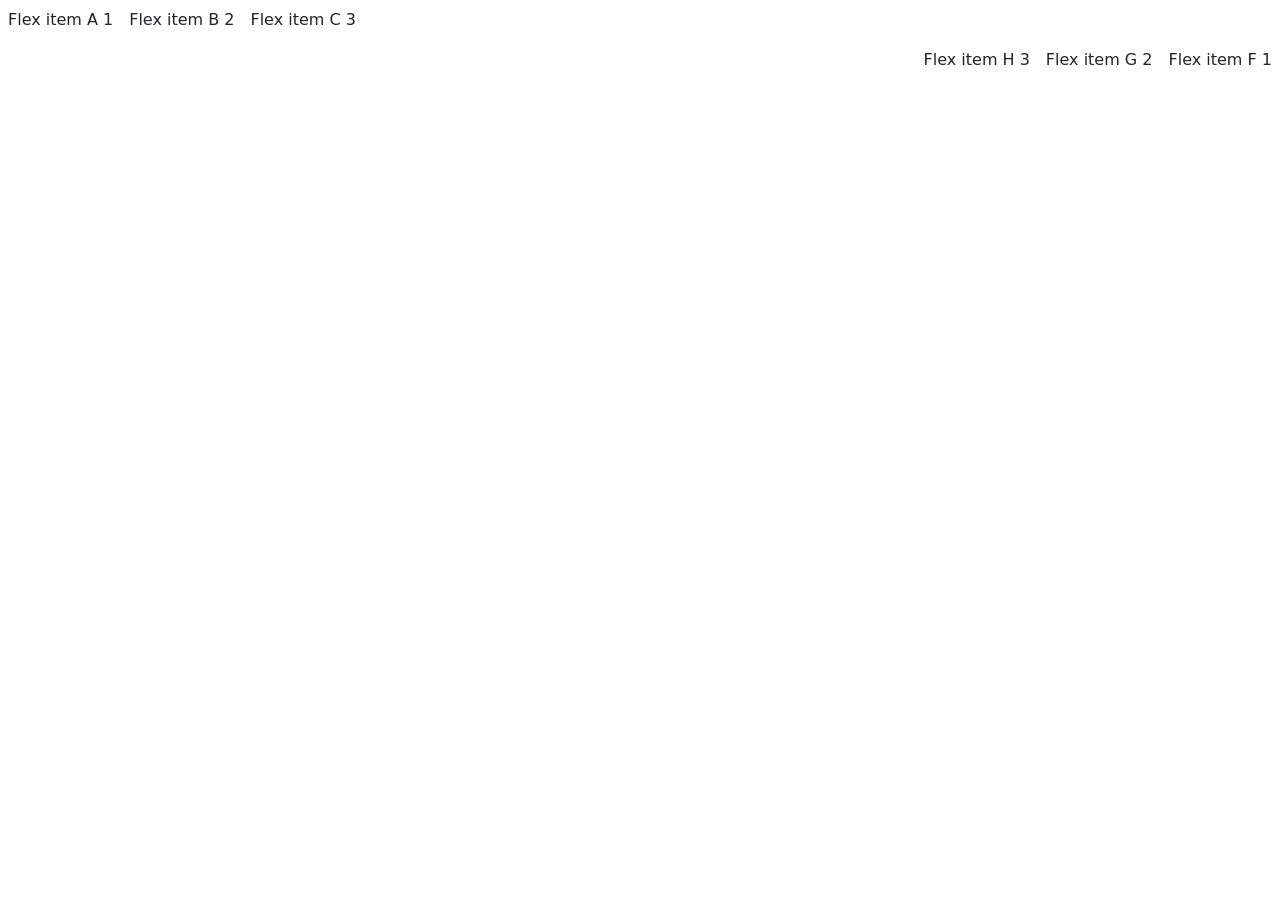
<file: atividadeDacio16_03_2026/index.html>
<!doctype html>
<html lang="en">
  <head>
    <meta charset="utf-8">
    <meta name="viewport" content="width=device-width, initial-scale=1">
    <title>Boot tester</title>
    <link href="https://cdn.jsdelivr.net/npm/bootstrap@5.3.8/dist/css/bootstrap.min.css" rel="stylesheet" integrity="sha384-sRIl4kxILFvY47J16cr9ZwB07vP4J8+LH7qKQnuqkuIAvNWLzeN8tE5YBujZqJLB" crossorigin="anonymous">
    <script src="https://cdn.jsdelivr.net/npm/bootstrap@5.3.8/dist/js/bootstrap.bundle.min.js" integrity="sha384-FKyoEForCGlyvwx9Hj09JcYn3nv7wiPVlz7YYwJrWVcXK/BmnVDxM+D2scQbITxI" crossorigin="anonymous"></script>
</head>
  <body>
    
    <div>

        <div class="d-flex">
            <div class="d-flex flex-row mb-3"></div>
            <div class="p-2">Flex item A 1</div>
            <div class="p-2">Flex item B 2</div>
            <div class="p-2">Flex item C 3</div>
        </div>
        <div class="d-flex flex-row-reverse">
            <div class="p-2">Flex item F 1</div>
            <div class="p-2">Flex item G 2</div>
            <div class="p-2">Flex item H 3</div>

        </div>
    </div>
    
  </body>
</html>
</file>
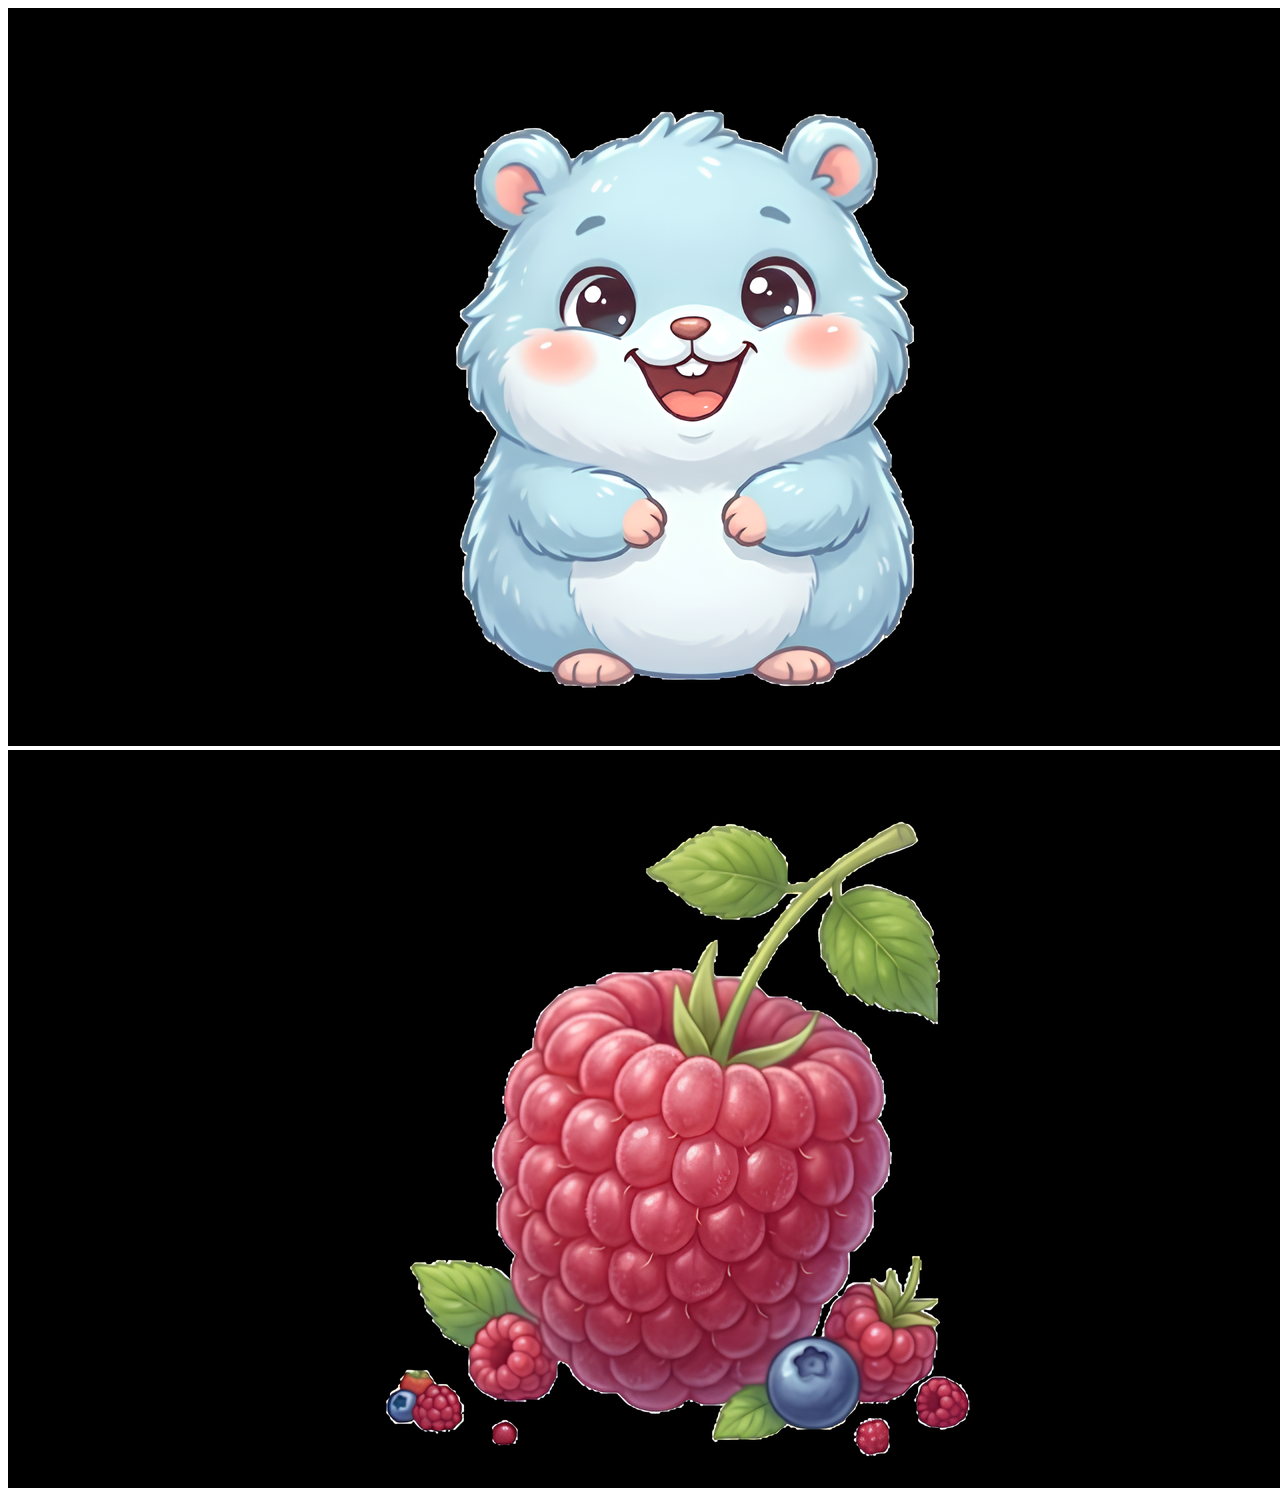
<file: atividadeDacio23_03_2026/index.html>
<!DOCTYPE html>
<html lang="en">
<head>
    <meta charset="UTF-8">
    <title>Meu Bichin</title>
    
</head>
<!-- background-image:url(img/); -->
<body style=" 
background-size: cover;
background-position: center;
background-repeat: no-repeat;">
    <img src="img/BichinSemFundoQA.png" id="main">
    <img src="img/frutinhaQA.png" id="btn" onclick="alimentar()">
</body>

<script src="app.js"></script>
</html>
</file>
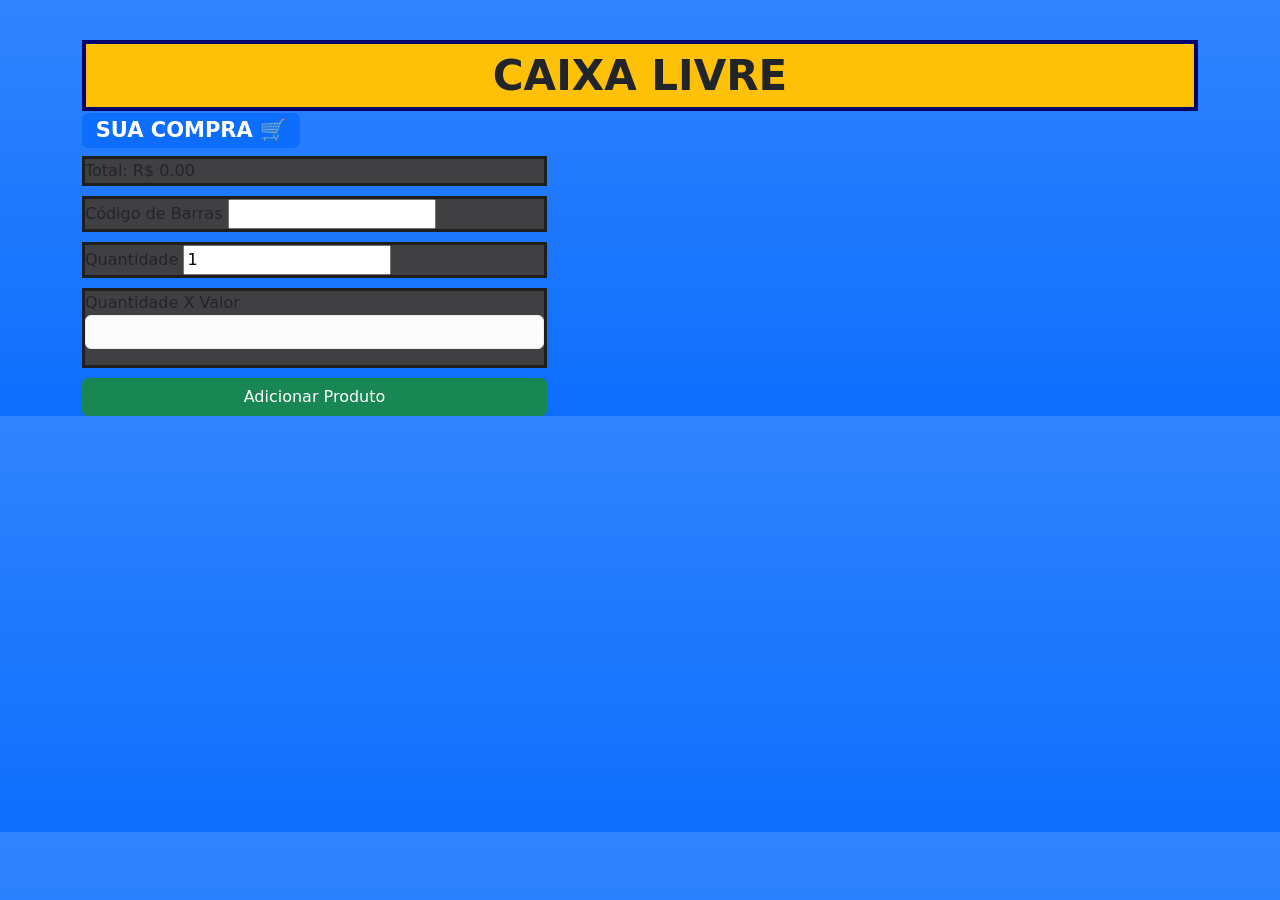
<file: atividadeDacio30_03_2026/index.html>
<!DOCTYPE html>
<html lang="en">
<head>
    <meta charset="UTF-8">
     <meta name="viewport" content="width=device-width, initial-scale=1">
     <link href="https://cdn.jsdelivr.net/npm/bootstrap@5.3.8/dist/css/bootstrap.min.css" rel="stylesheet" integrity="sha384-sRIl4kxILFvY47J16cr9ZwB07vP4J8+LH7qKQnuqkuIAvNWLzeN8tE5YBujZqJLB" crossorigin="anonymous">
    
    <title>Site-Compra</title>
    <style>
        .topo{
        background-color: #ffc107;
        text-align: center;
        font-size: 42px;
        font-weight: bold;
        border: 4px solid #01026b;
    }
    .painel{
        background-color:#404042;
        padding: 10;
        margin-bottom: 10px;
        border: 3px solid #1e1e1e;
    }
    </style>
    
</head>
<body class="bg-primary bg-gradient">

<div class="Alert"><br></div>
   
    <div class="container mt-3">

     <div class="topo">CAIXA LIVRE</div>

      <div calss="row mt-3">

        <div class="col-md-7">
            <h3 class="text-white"><span class="badge text-bg-primary"> SUA COMPRA 🛒</span></h3>
            <ul id="lista" class="list-group lista"></ul>
        </div>

        <div class="col-md-5">
            <div class="painel"> Total: R$ <span id="total">0.00</span></div>
        

          <div class="painel">
            <label> Código de Barras </label>
            <input type="text" id="cod" class="from-control">
          </div>

          <div class="painel">
            <label> Quantidade </label>
            <input type="text" id="qtd" class="from-control" value="1">
          </div>

        
          <div class="painel">
            <label> Quantidade X Valor </label>
            <div class="alert alert-light" role="alert"><span id="qtdXvl"></span></div>
          </div>

          <button class="btn btn-success w-100" onclick="addProduto()"> Adicionar Produto</button>

        </div>    
    
    </div>

    </div>
</body>
<script src="script.js"></script>
</html>
</file>
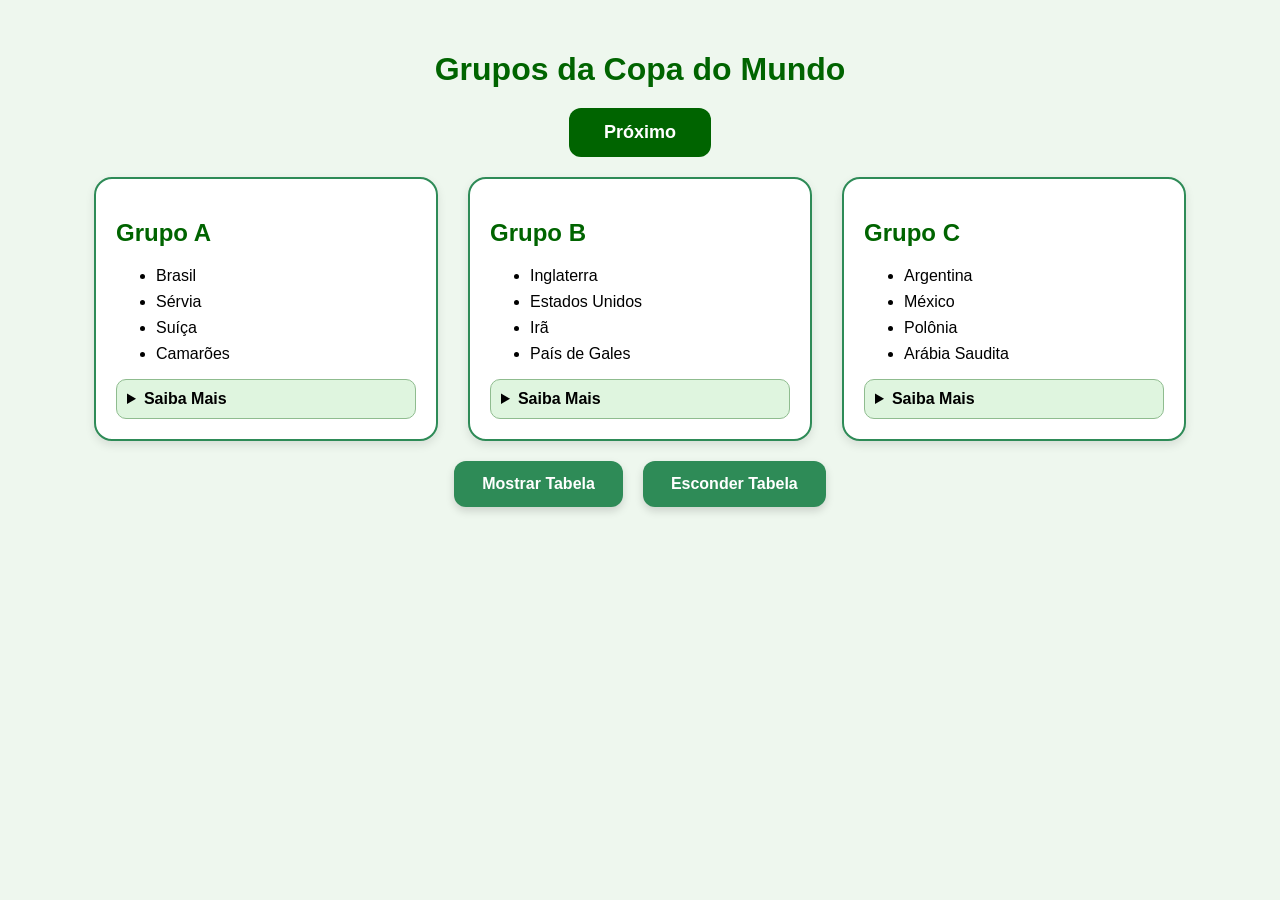
<file: AtvFrontEndProva/index.html>
<!DOCTYPE html>
<html lang="pt-br">
<head>
<meta charset="UTF-8">
<meta name="viewport" content="width=device-width, initial-scale=1.0">

<title>Grupos da Copa do Mundo</title>

<link rel="stylesheet" href="style.css">
</head>
<body>

<h1>Grupos da Copa do Mundo</h1>

<button class="botao" onclick="proximoGrupo()">
Próximo
</button>

<div class="container" id="grupos">

<div class="card">
<h2>Grupo A</h2>

<ul>
<li>Brasil</li>
<li>Sérvia</li>
<li>Suíça</li>
<li>Camarões</li>
</ul>

<details>
<summary>Saiba Mais</summary>
<p>Brasil é favorito e possui tradição em Copas.</p>
</details>

</div>


<div class="card">
<h2>Grupo B</h2>

<ul>
<li>Inglaterra</li>
<li>Estados Unidos</li>
<li>Irã</li>
<li>País de Gales</li>
</ul>

<details>
<summary>Saiba Mais</summary>
<p>Grupo equilibrado com seleções tradicionais.</p>
</details>

</div>


<div class="card">
<h2>Grupo C</h2>

<ul>
<li>Argentina</li>
<li>México</li>
<li>Polônia</li>
<li>Arábia Saudita</li>
</ul>

<details>
<summary>Saiba Mais</summary>
<p>Argentina aparece como favorita do grupo.</p>
</details>

</div>

</div>

<div class="controle">
<button onclick="mostrarImagem()">Mostrar Tabela</button>
<button onclick="esconderImagem()">Esconder Tabela</button>
</div>
<div class="divImg">
    <img src="img/Tabela_Jogos.png" alt="" id="imagem">
</div>

<script src="script.js"></script>

</body>
</html>
</file>
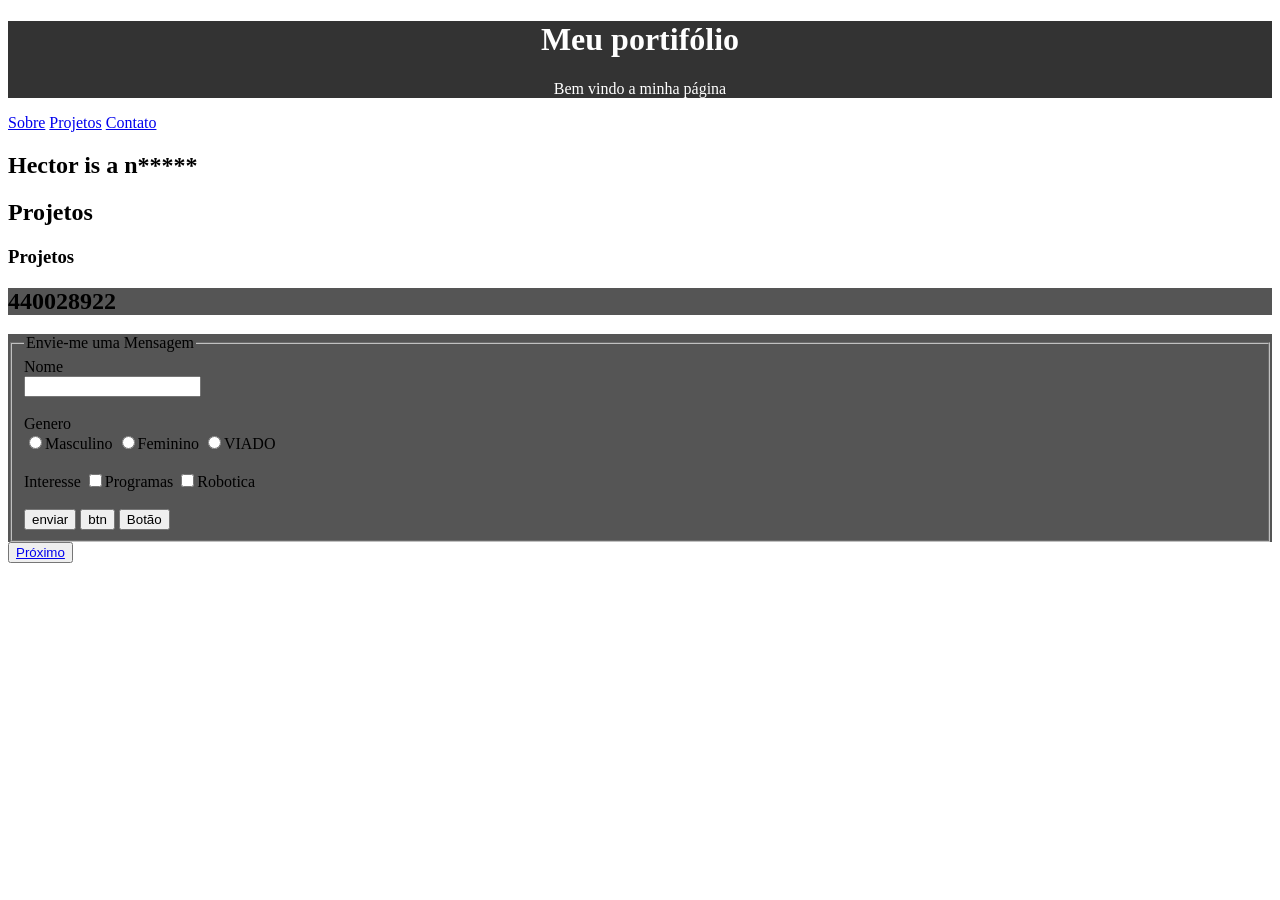
<file: site2.html>
<!DOCTYPE html>

<html lang="pt-BR">
	<meta charset="UTF-8">
	<meta name="viewport" content="width=device-width,initial-scale=1.0">
	<title>Portifólio</title>
<style>
	.head {
		background-color: #333;
		text-align: center;
		color: white;
		}
	#contato {
		background-color:#555;
		}
</style>
<body>
	
	<div class="head">
		<header>
		 <h1>Meu portifólio</h1>
		 <p>Bem vindo a minha página</p>
		</header>
	</div>
<nav>
	<a href="#sobre" target="_self">Sobre</a>
	<a href="#projetos" target="_self">Projetos</a>
	<a href="#contato" target="_self">Contato</a>
</nav>

<div id="main">
	<section id="sobre">
	<h2> Hector is a n*****</h2>
	</section>
	
	<section id="projetos">
	<h2> Projetos</h2>
	<article>
	<h3>Projetos</h3>
	</article>
	</section>

	<section id="contato">
	<h2> 440028922</h2>
	</section>
</div>

<section id="contato">
	<form>
	<fieldset>
		<legend> Envie-me uma Mensagem </legend>

		<label for="name">Nome</label><br>
		<input type="text" id="nome" name="nome"><br><br>

		<label>Genero</label><br>
		<input type="radio" name="gen">Masculino
		<input type="radio" name="gen">Feminino
		<input type="radio" name="gen">VIADO<br><br>

		<label>Interesse</label>
		<input type="checkbox" name="gen">Programas
		<input type="checkbox" name="gen">Robotica<br><br>
		
		<input type="submit" value="enviar">
		<input type="submit" value="btn">

		<button>Botão</button>
	</fieldset>
	</form>
</section>

<button><a href="atividadeDacio04-03-26/atividade.html">Próximo</a></button>


<div id="footer">
<footer></footer>
</div>

</body>
</html>
</file>
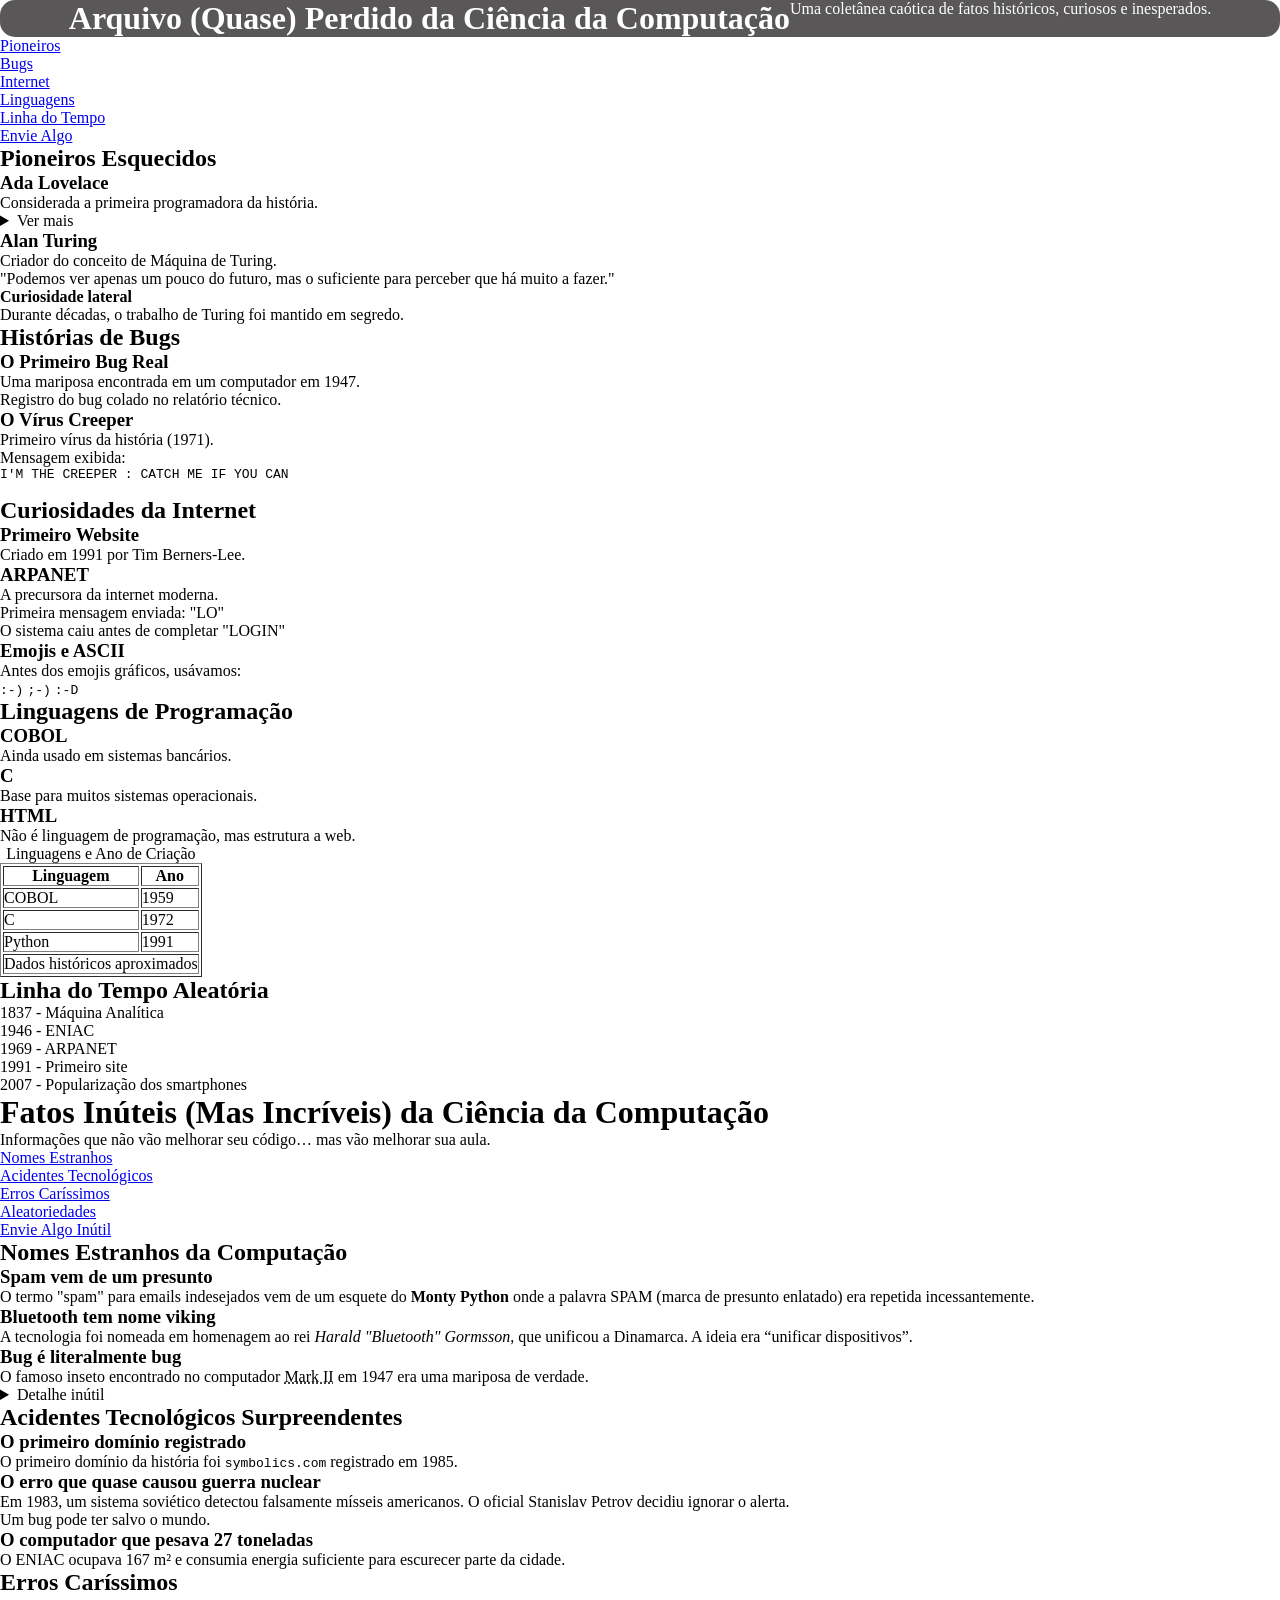
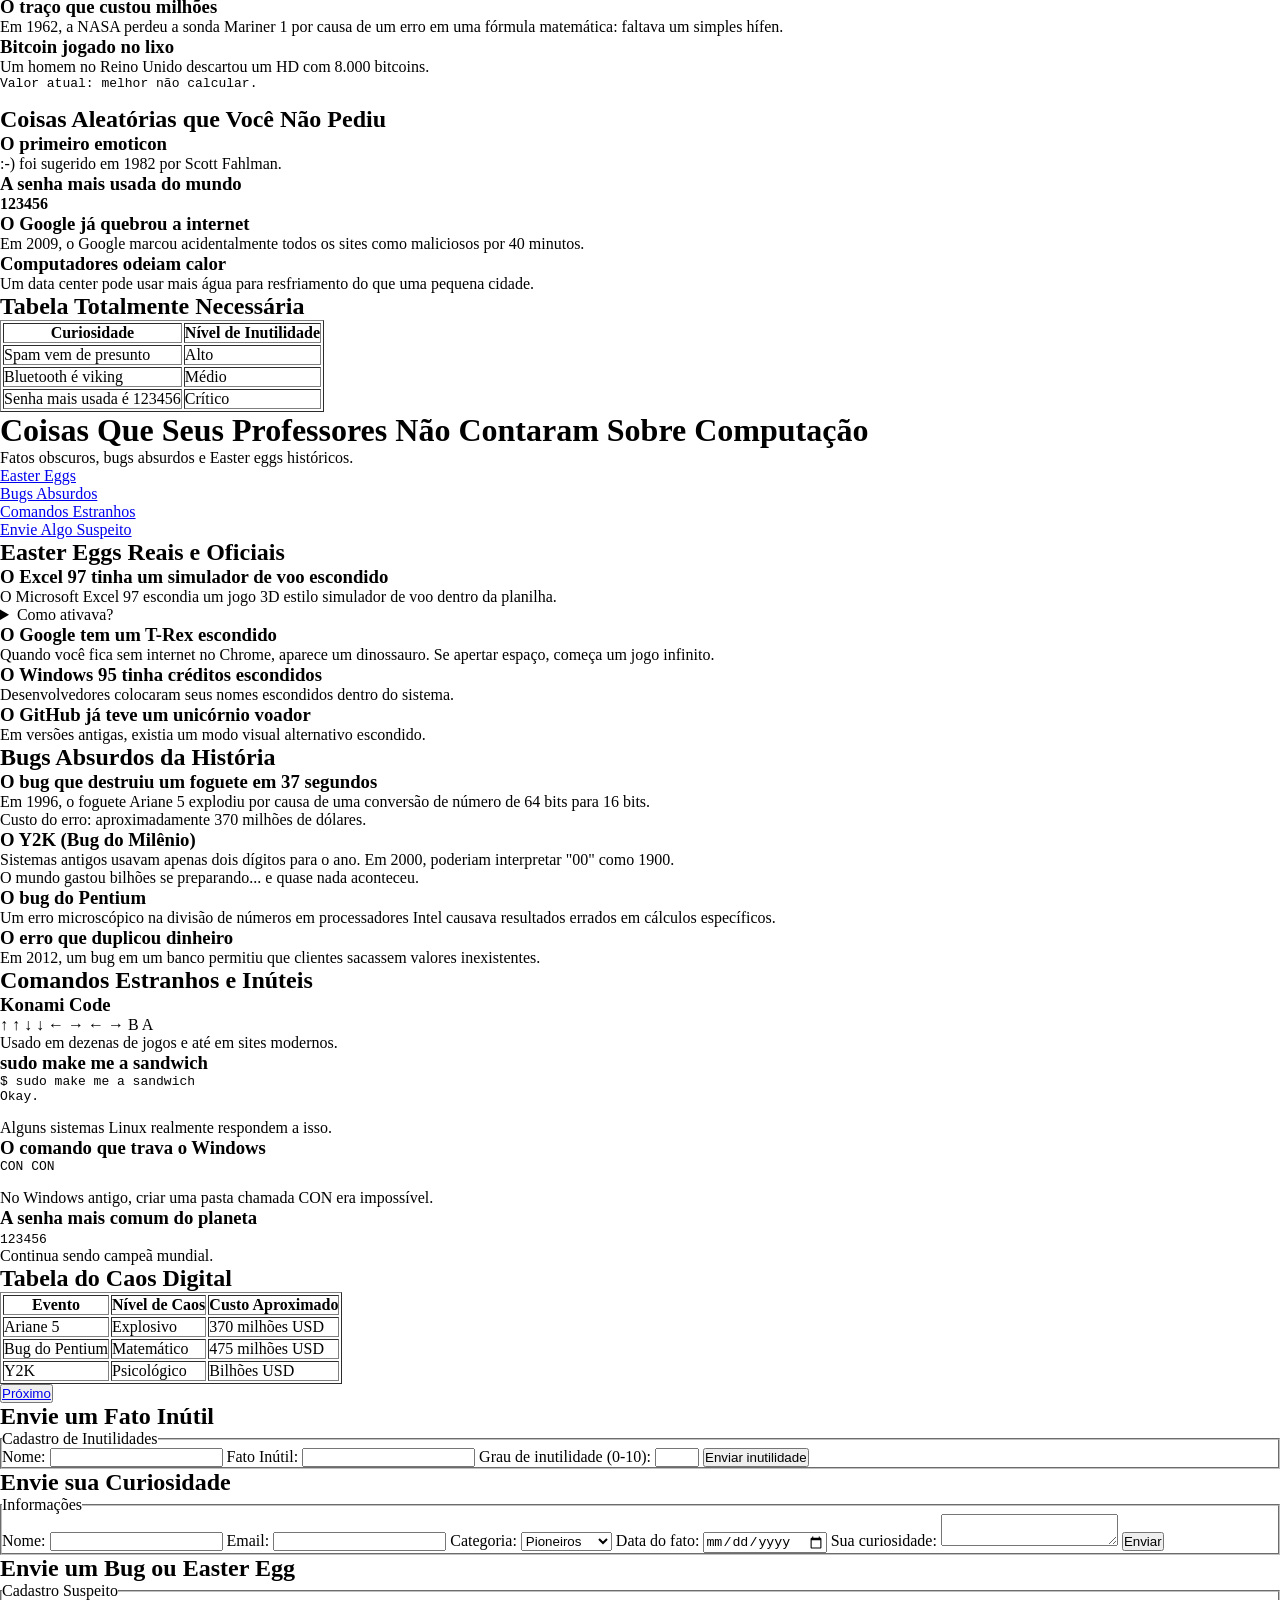
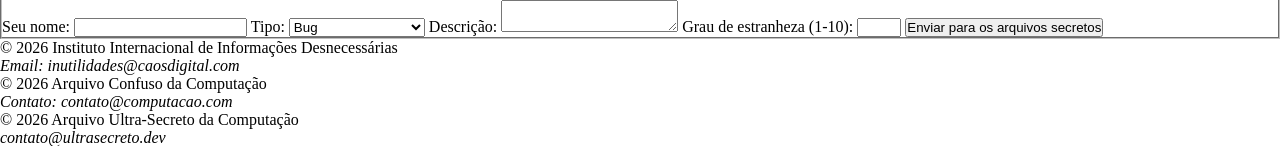
<file: atividadeDacio04-03-26/atividade.html>
<!DOCTYPE html>
<html lang="pt-br">
<head>
    <meta charset="UTF-8">
    <meta name="description" content="Curiosidades e fatos históricos da Ciência da Computação">
    <meta name="author" content="Portal Computação">
    <meta name="viewport" content="width=device-width, initial-scale=1.0">
    <link rel="stylesheet" href="style.css">
    <title>Arquivo Confuso da Computação</title>
</head>

<body>

<div id="pagina">

    <header id="topo">
        <h1>Arquivo (Quase) Perdido da Ciência da Computação</h1>
        <p>Uma coletânea caótica de fatos históricos, curiosos e inesperados.</p>
    </header>

    <nav id="menu-principal">
        <ul>
            <li><a href="#pioneiros">Pioneiros</a></li>
            <li><a href="#bugs">Bugs</a></li>
            <li><a href="#internet">Internet</a></li>
            <li><a href="#linguagens">Linguagens</a></li>
            <li><a href="#linha-do-tempo">Linha do Tempo</a></li>
            <li><a href="#formulario">Envie Algo</a></li>
        </ul>
    </nav>

    <main>

        <section id="pioneiros">
            <h2>Pioneiros Esquecidos</h2>

            <article>
                <h3>Ada Lovelace</h3>
                <p>Considerada a primeira programadora da história.</p>
                <details>
                    <summary>Ver mais</summary>
                    <p>Ela escreveu um algoritmo para a Máquina Analítica no século XIX.</p>
                </details>
            </article>

            <article>
                <h3>Alan Turing</h3>
                <p>Criador do conceito de Máquina de Turing.</p>
                <blockquote>
                    "Podemos ver apenas um pouco do futuro, mas o suficiente para perceber que há muito a fazer."
                </blockquote>
            </article>

            <aside>
                <h4>Curiosidade lateral</h4>
                <p>Durante décadas, o trabalho de Turing foi mantido em segredo.</p>
            </aside>
        </section>

        <section id="bugs">
            <h2>Histórias de Bugs</h2>

            <article>
                <h3>O Primeiro Bug Real</h3>
                <p>Uma mariposa encontrada em um computador em 1947.</p>
                <figure>
                    <figcaption>Registro do bug colado no relatório técnico.</figcaption>
                </figure>
            </article>

            <article>
                <h3>O Vírus Creeper</h3>
                <p>Primeiro vírus da história (1971).</p>
                <p>Mensagem exibida:</p>
                <pre>
I'M THE CREEPER : CATCH ME IF YOU CAN
                </pre>
            </article>
        </section>

        <section id="internet">
            <h2>Curiosidades da Internet</h2>

            <article>
                <h3>Primeiro Website</h3>
                <p>Criado em 1991 por Tim Berners-Lee.</p>
            </article>

            <article>
                <h3>ARPANET</h3>
                <p>A precursora da internet moderna.</p>
                <ul>
                    <li>Primeira mensagem enviada: "LO"</li>
                    <li>O sistema caiu antes de completar "LOGIN"</li>
                </ul>
            </article>

            <article>
                <h3>Emojis e ASCII</h3>
                <p>Antes dos emojis gráficos, usávamos:</p>
                <code>:-)</code>
                <code>;-)</code>
                <code>:-D</code>
            </article>
        </section>

        <section id="linguagens">
            <h2>Linguagens de Programação</h2>

            <article>
                <h3>COBOL</h3>
                <p>Ainda usado em sistemas bancários.</p>
            </article>

            <article>
                <h3>C</h3>
                <p>Base para muitos sistemas operacionais.</p>
            </article>

            <article>
                <h3>HTML</h3>
                <p>Não é linguagem de programação, mas estrutura a web.</p>
            </article>

            <div>
                <table border="1">
                    <caption>Linguagens e Ano de Criação</caption>
                    <thead>
                        <tr>
                            <th>Linguagem</th>
                            <th>Ano</th>
                        </tr>
                    </thead>
                    <tbody>
                        <tr>
                            <td>COBOL</td>
                            <td>1959</td>
                        </tr>
                        <tr>
                            <td>C</td>
                            <td>1972</td>
                        </tr>
                        <tr>
                            <td>Python</td>
                            <td>1991</td>
                        </tr>
                    </tbody>
                    <tfoot>
                        <tr>
                            <td colspan="2">Dados históricos aproximados</td>
                        </tr>
                    </tfoot>
                </table>
            </div>
        </section>

        <section id="linha-do-tempo">
            <h2>Linha do Tempo Aleatória</h2>

            <ol>
                <li>1837 - Máquina Analítica</li>
                <li>1946 - ENIAC</li>
                <li>1969 - ARPANET</li>
                <li>1991 - Primeiro site</li>
                <li>2007 - Popularização dos smartphones</li>
            </ol>
        </section>


</div>


<header>
    <h1>Fatos Inúteis (Mas Incríveis) da Ciência da Computação</h1>
    <p>Informações que não vão melhorar seu código… mas vão melhorar sua aula.</p>
</header>

<nav>
    <ul>
        <li><a href="#nomes">Nomes Estranhos</a></li>
        <li><a href="#acidentes">Acidentes Tecnológicos</a></li>
        <li><a href="#dinheiro">Erros Caríssimos</a></li>
        <li><a href="#aleatorio">Aleatoriedades</a></li>
        <li><a href="#form">Envie Algo Inútil</a></li>
    </ul>
</nav>



<section id="nomes">
    <h2>Nomes Estranhos da Computação</h2>

    <article>
        <h3>Spam vem de um presunto</h3>
        <p>
            O termo "spam" para emails indesejados vem de um esquete do 
            <strong>Monty Python</strong> onde a palavra SPAM (marca de presunto enlatado) 
            era repetida incessantemente.
        </p>
    </article>

    <article>
        <h3>Bluetooth tem nome viking</h3>
        <p>
            A tecnologia foi nomeada em homenagem ao rei 
            <em>Harald "Bluetooth" Gormsson</em>, que unificou a Dinamarca.
            A ideia era “unificar dispositivos”.
        </p>
    </article>

    <article>
        <h3>Bug é literalmente bug</h3>
        <p>
            O famoso inseto encontrado no computador 
            <abbr title="Harvard Mark II">Mark II</abbr> em 1947 
            era uma mariposa de verdade.
        </p>
        <details>
            <summary>Detalhe inútil</summary>
            <p>O inseto ainda está preservado em um museu.</p>
        </details>
    </article>

</section>


<section id="acidentes">

    <h2>Acidentes Tecnológicos Surpreendentes</h2>

    <article>
        <h3>O primeiro domínio registrado</h3>
        <p>
            O primeiro domínio da história foi 
            <code>symbolics.com</code> registrado em 1985.
        </p>
    </article>

    <article>
        <h3>O erro que quase causou guerra nuclear</h3>
        <p>
            Em 1983, um sistema soviético detectou falsamente mísseis americanos.
            O oficial Stanislav Petrov decidiu ignorar o alerta.
        </p>
        <blockquote>
            Um bug pode ter salvo o mundo.
        </blockquote>
    </article>

    <article>
        <h3>O computador que pesava 27 toneladas</h3>
        <p>
            O ENIAC ocupava 167 m² e consumia energia suficiente para escurecer parte da cidade.
        </p>
    </article>

</section>


<section id="dinheiro">

    <h2>Erros Caríssimos</h2>

    <article>
        <h3>O traço que custou milhões</h3>
        <p>
            Em 1962, a NASA perdeu a sonda Mariner 1 por causa de um erro em uma fórmula matemática:
            faltava um simples hífen.
        </p>
    </article>

    <article>
        <h3>Bitcoin jogado no lixo</h3>
        <p>
            Um homem no Reino Unido descartou um HD com 8.000 bitcoins.
        </p>
        <pre>
Valor atual: melhor não calcular.
        </pre>
    </article>

</section>


<section id="aleatorio">

    <h2>Coisas Aleatórias que Você Não Pediu</h2>

    <article>
        <h3>O primeiro emoticon</h3>
        <p>
            :-) foi sugerido em 1982 por Scott Fahlman.
        </p>
    </article>

    <article>
        <h3>A senha mais usada do mundo</h3>
        <p><strong>123456</strong></p>
    </article>

    <article>
        <h3>O Google já quebrou a internet</h3>
        <p>
            Em 2009, o Google marcou acidentalmente todos os sites como maliciosos por 40 minutos.
        </p>
    </article>

    <article>
        <h3>Computadores odeiam calor</h3>
        <p>
            Um data center pode usar mais água para resfriamento do que uma pequena cidade.
        </p>
    </article>

</section>


<section>

    <h2>Tabela Totalmente Necessária</h2>

    <table border="1">
        <tr>
            <th>Curiosidade</th>
            <th>Nível de Inutilidade</th>
        </tr>
        <tr>
            <td>Spam vem de presunto</td>
            <td>Alto</td>
        </tr>
        <tr>
            <td>Bluetooth é viking</td>
            <td>Médio</td>
        </tr>
        <tr>
            <td>Senha mais usada é 123456</td>
            <td>Crítico</td>
        </tr>
    </table>

</section>

<header>
    <h1>Coisas Que Seus Professores Não Contaram Sobre Computação</h1>
    <p>Fatos obscuros, bugs absurdos e Easter eggs históricos.</p>
</header>

<nav>
    <ul>
        <li><a href="#easter-eggs">Easter Eggs</a></li>
        <li><a href="#bugs-absurdos">Bugs Absurdos</a></li>
        <li><a href="#comandos-secretos">Comandos Estranhos</a></li>
        <li><a href="#formulario-secreto">Envie Algo Suspeito</a></li>
    </ul>
</nav>


<section id="easter-eggs">

    <h2>Easter Eggs Reais e Oficiais</h2>

    <article>
        <h3>O Excel 97 tinha um simulador de voo escondido</h3>
        <p>
            O Microsoft Excel 97 escondia um jogo 3D estilo simulador de voo 
            dentro da planilha.
        </p>
        <details>
            <summary>Como ativava?</summary>
            <p>Era preciso selecionar células específicas e usar combinações absurdas de teclado.</p>
        </details>
    </article>

    <article>
        <h3>O Google tem um T-Rex escondido</h3>
        <p>
            Quando você fica sem internet no Chrome, aparece um dinossauro.
            Se apertar espaço, começa um jogo infinito.
        </p>
    </article>

    <article>
        <h3>O Windows 95 tinha créditos escondidos</h3>
        <p>
            Desenvolvedores colocaram seus nomes escondidos dentro do sistema.
        </p>
    </article>

    <article>
        <h3>O GitHub já teve um unicórnio voador</h3>
        <p>
            Em versões antigas, existia um modo visual alternativo escondido.
        </p>
    </article>

</section>



<section id="bugs-absurdos">

    <h2>Bugs Absurdos da História</h2>

    <article>
        <h3>O bug que destruiu um foguete em 37 segundos</h3>
        <p>
            Em 1996, o foguete Ariane 5 explodiu por causa de uma conversão de número
            de 64 bits para 16 bits.
        </p>
        <blockquote>
            Custo do erro: aproximadamente 370 milhões de dólares.
        </blockquote>
    </article>

    <article>
        <h3>O Y2K (Bug do Milênio)</h3>
        <p>
            Sistemas antigos usavam apenas dois dígitos para o ano.
            Em 2000, poderiam interpretar "00" como 1900.
        </p>
        <p>
            O mundo gastou bilhões se preparando... e quase nada aconteceu.
        </p>
    </article>

    <article>
        <h3>O bug do Pentium</h3>
        <p>
            Um erro microscópico na divisão de números em processadores Intel
            causava resultados errados em cálculos específicos.
        </p>
    </article>

    <article>
        <h3>O erro que duplicou dinheiro</h3>
        <p>
            Em 2012, um bug em um banco permitiu que clientes sacassem valores inexistentes.
        </p>
    </article>

</section>



<section id="comandos-secretos">

    <h2>Comandos Estranhos e Inúteis</h2>

    <article>
        <h3>Konami Code</h3>
        <p>
            ↑ ↑ ↓ ↓ ← → ← → B A
        </p>
        <p>
            Usado em dezenas de jogos e até em sites modernos.
        </p>
    </article>

    <article>
        <h3>sudo make me a sandwich</h3>
        <pre>
$ sudo make me a sandwich
Okay.
        </pre>
        <p>Alguns sistemas Linux realmente respondem a isso.</p>
    </article>

    <article>
        <h3>O comando que trava o Windows</h3>
        <pre>
CON CON
        </pre>
        <p>
            No Windows antigo, criar uma pasta chamada CON era impossível.
        </p>
    </article>

    <article>
        <h3>A senha mais comum do planeta</h3>
        <code>123456</code>
        <p>
            Continua sendo campeã mundial.
        </p>
    </article>

</section>



<section>

    <h2>Tabela do Caos Digital</h2>

    <table border="1">
        <tr>
            <th>Evento</th>
            <th>Nível de Caos</th>
            <th>Custo Aproximado</th>
        </tr>
        <tr>
            <td>Ariane 5</td>
            <td>Explosivo</td>
            <td>370 milhões USD</td>
        </tr>
        <tr>
            <td>Bug do Pentium</td>
            <td>Matemático</td>
            <td>475 milhões USD</td>
        </tr>
        <tr>
            <td>Y2K</td>
            <td>Psicológico</td>
            <td>Bilhões USD</td>
        </tr>
    </table>

</section>

<button><a href="../atividadeDAcio11_03_2026/atividade.html">Próximo</a></button>
<section id="form">

    <h2>Envie um Fato Inútil</h2>

    <form>
        <fieldset>
            <legend>Cadastro de Inutilidades</legend>

            <label>Nome:</label>
            <input type="text" name="nome">

            <label>Fato Inútil:</label>
            <input type="text" name="fato">

            <label>Grau de inutilidade (0-10):</label>
            <input type="number" name="grau" min="0" max="10">

            <input type="submit" value="Enviar inutilidade">
        </fieldset>
    </form>
    
</section>
 <section id="formulario">
            <h2>Envie sua Curiosidade</h2>

            <form>
                <fieldset>
                    <legend>Informações</legend>

                    <label>Nome:</label>
                    <input type="text" name="nome">

                    <label>Email:</label>
                    <input type="email" name="email">

                    <label>Categoria:</label>
                    <select name="categoria">
                        <option>Pioneiros</option>
                        <option>Bugs</option>
                        <option>Internet</option>
                        <option>Linguagens</option>
                    </select>

                    <label>Data do fato:</label>
                    <input type="date" name="data">

                    <label>Sua curiosidade:</label>
                    <textarea name="curiosidade"></textarea>

                    <input type="submit" value="Enviar">
                </fieldset>
            </form>
        </section>

    
<section id="formulario-secreto">

    <h2>Envie um Bug ou Easter Egg</h2>

    <form>
        <fieldset>
            <legend>Cadastro Suspeito</legend>

            <label>Seu nome:</label>
            <input type="text" name="nome">

            <label>Tipo:</label>
            <select name="tipo">
                <option>Bug</option>
                <option>Easter Egg</option>
                <option>Comando estranho</option>
            </select>

            <label>Descrição:</label>
            <textarea name="descricao"></textarea>

            <label>Grau de estranheza (1-10):</label>
            <input type="number" min="1" max="10">

            <input type="submit" value="Enviar para os arquivos secretos">
        </fieldset>
    </form>

</section>


</main>
</body>
<footer>
    <p>© 2026 Instituto Internacional de Informações Desnecessárias</p>
    <address>Email: inutilidades@caosdigital.com</address>
      <p>&copy; 2026 Arquivo Confuso da Computação</p>
        <address>
            Contato: contato@computacao.com
        </address>
         <p>© 2026 Arquivo Ultra-Secreto da Computação</p>
    <address>contato@ultrasecreto.dev</address>
</footer>

</div>

</body>
</html>
</file>
<file: AtvFrontEndProva/style.css>
body{
font-family: Arial, sans-serif;
background-color:#eef7ee;
margin:0;
padding:30px;
}

h1{
text-align:center;
color:darkgreen;
margin-bottom:20px;
}

/* Botão Próximo */
.botao{
display:block;
margin:20px auto;
padding:14px 35px;
background:darkgreen;
color:white;
border:none;
border-radius:12px;
font-size:18px;
font-weight:bold;
cursor:pointer;
transition:0.3s;
}

.botao:hover{
background:#1f6b3d;
transform:scale(1.05);
}


/* Botões Mostrar/Esconder */
.controle{
display:flex;
justify-content:center;
gap:20px;
margin-top:20px;
}

.controle button{
padding:14px 28px;
font-size:16px;
font-weight:bold;
border:none;
border-radius:12px;
background:#2e8b57;
color:white;
cursor:pointer;
box-shadow:0 4px 8px rgba(0,0,0,0.15);
transition:0.3s;
}

.controle button:hover{
background:#246b45;
transform:translateY(-3px);
}


.container{
display:flex;
justify-content:center;
align-items:stretch;
gap:30px;
flex-wrap:wrap;
}

.card{
background:white;
width:300px;
padding:20px;
border:2px solid #2e8b57;
border-radius:18px;
box-shadow:0 4px 10px rgba(0,0,0,0.1);
}

.card h2{
color:darkgreen;
}

li{
margin-bottom:8px;
}

details{
margin-top:15px;
padding:10px;
background:#dff5df;
border-radius:10px;
border:1px solid #8fbc8f;
}

summary{
font-weight:bold;
cursor:pointer;
}


/* Centralizar e aumentar imagem */
.divImg{
text-align:center;
margin-top:30px;
}

img{
display:none;
width:800px;     /* aumentei */
max-width:95%;
border-radius:20px;
box-shadow:0 6px 20px rgba(0,0,0,0.25);
}
</file>
<file: atividadeDacio04-03-26/style.css>
*{
    padding:0;
    margin:0;
    box-sizing: border-box;
}

#topo{
    background-color:#595757;
    color: #fff;
    /* align-items: center; */
    justify-content: center;
    display: flex;
    text-align: center;
    border-radius: 15px;
}

body{
        
}
</file>
